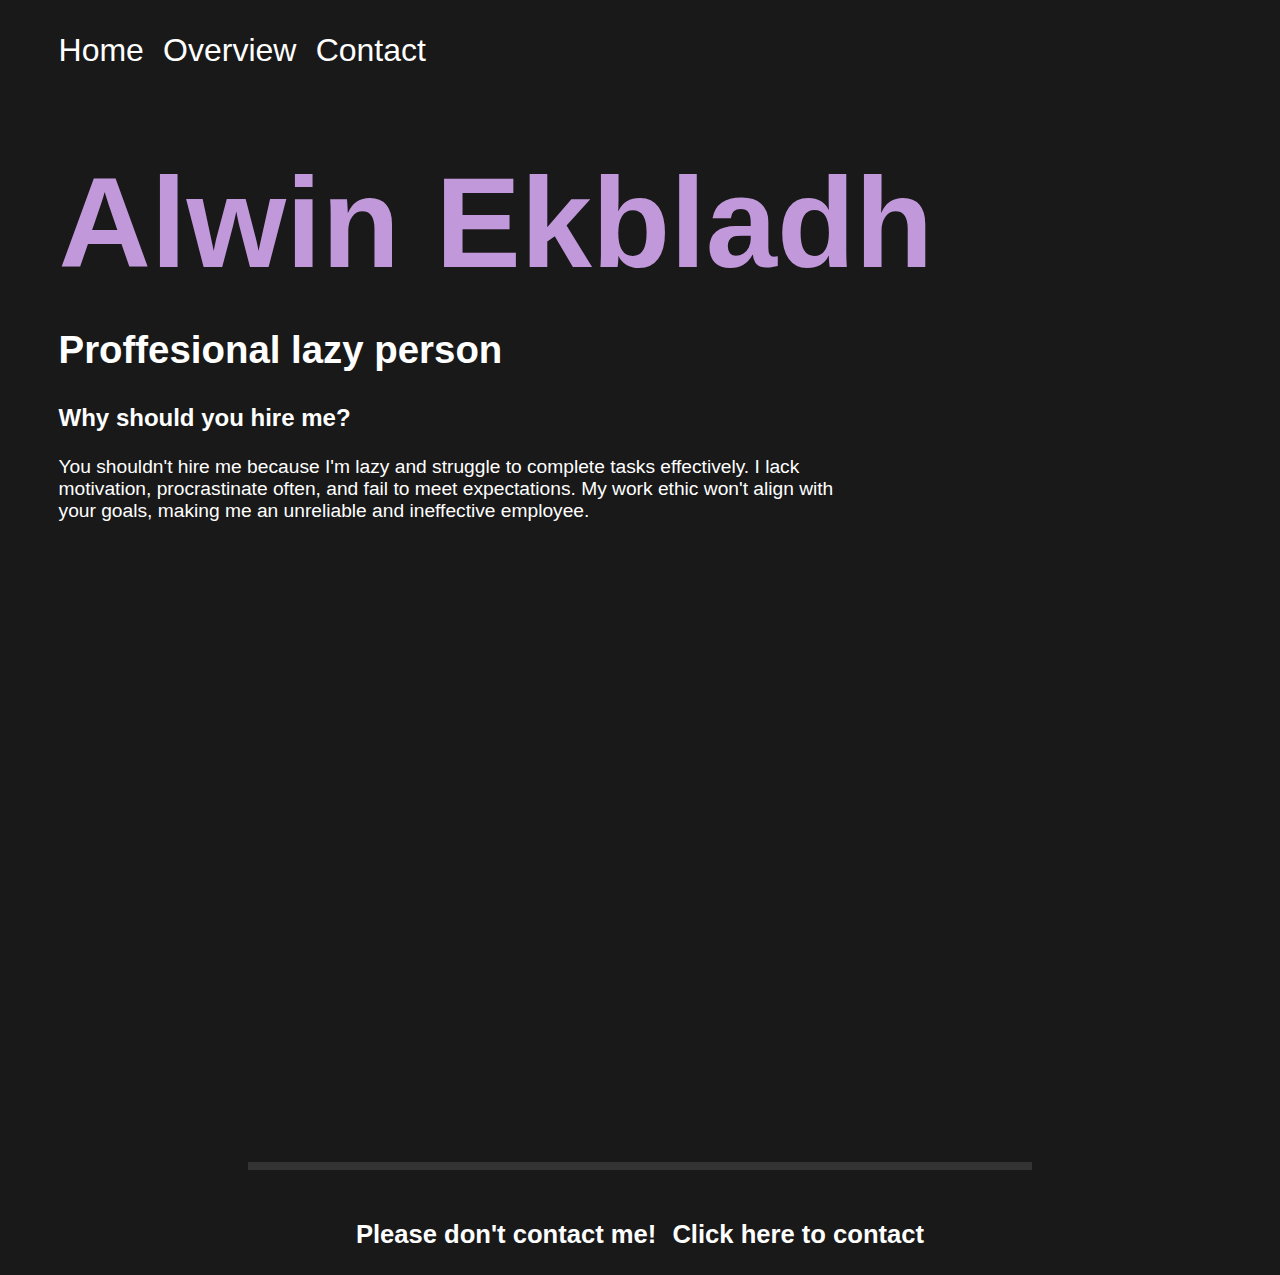
<file: index.html>
<!DOCTYPE html>
<html lang="en">
  <head>
    <meta charset="UTF-8" />
    <meta name="viewport" content="width=device-width, initial-scale=1.0" />
    <title>Alwin Ekbladh</title>
    <link rel="stylesheet" href="css/main.css" />
    <script src="JS\main.js" defer></script>
  </head>
  <body>
    <header>
      <nav>
        <ul class="navbar">
          <a href="index.html"><li class="hover-color">Home</li></a>
          <a href="overview-page.html"><li class="hover-color">Overview</li></a>
          <a href="contact-page.html"><li class="hover-color">Contact</li></a>
        </ul>
      </nav>
    </header>
    <main>
      <h1>Alwin Ekbladh</h1>
      <h2>Proffesional lazy person</h2>
      <h3>Why should you hire me?</h3>
      <p id="portfolio-description">
        You shouldn't hire me because I'm lazy and struggle to complete tasks
        effectively. I lack motivation, procrastinate often, and fail to meet
        expectations. My work ethic won't align with your goals, making me an
        unreliable and ineffective employee.
      </p>
    </main>
    <footer>
      <hr id="index-footer" />
      <ul id="footer">
        <li>Please don't contact me!</li>
        <a href="contact-page.html">
          <li class="hover-color">Click here to contact</li>
        </a>
      </ul>
    </footer>
  </body>
</html>
</file>
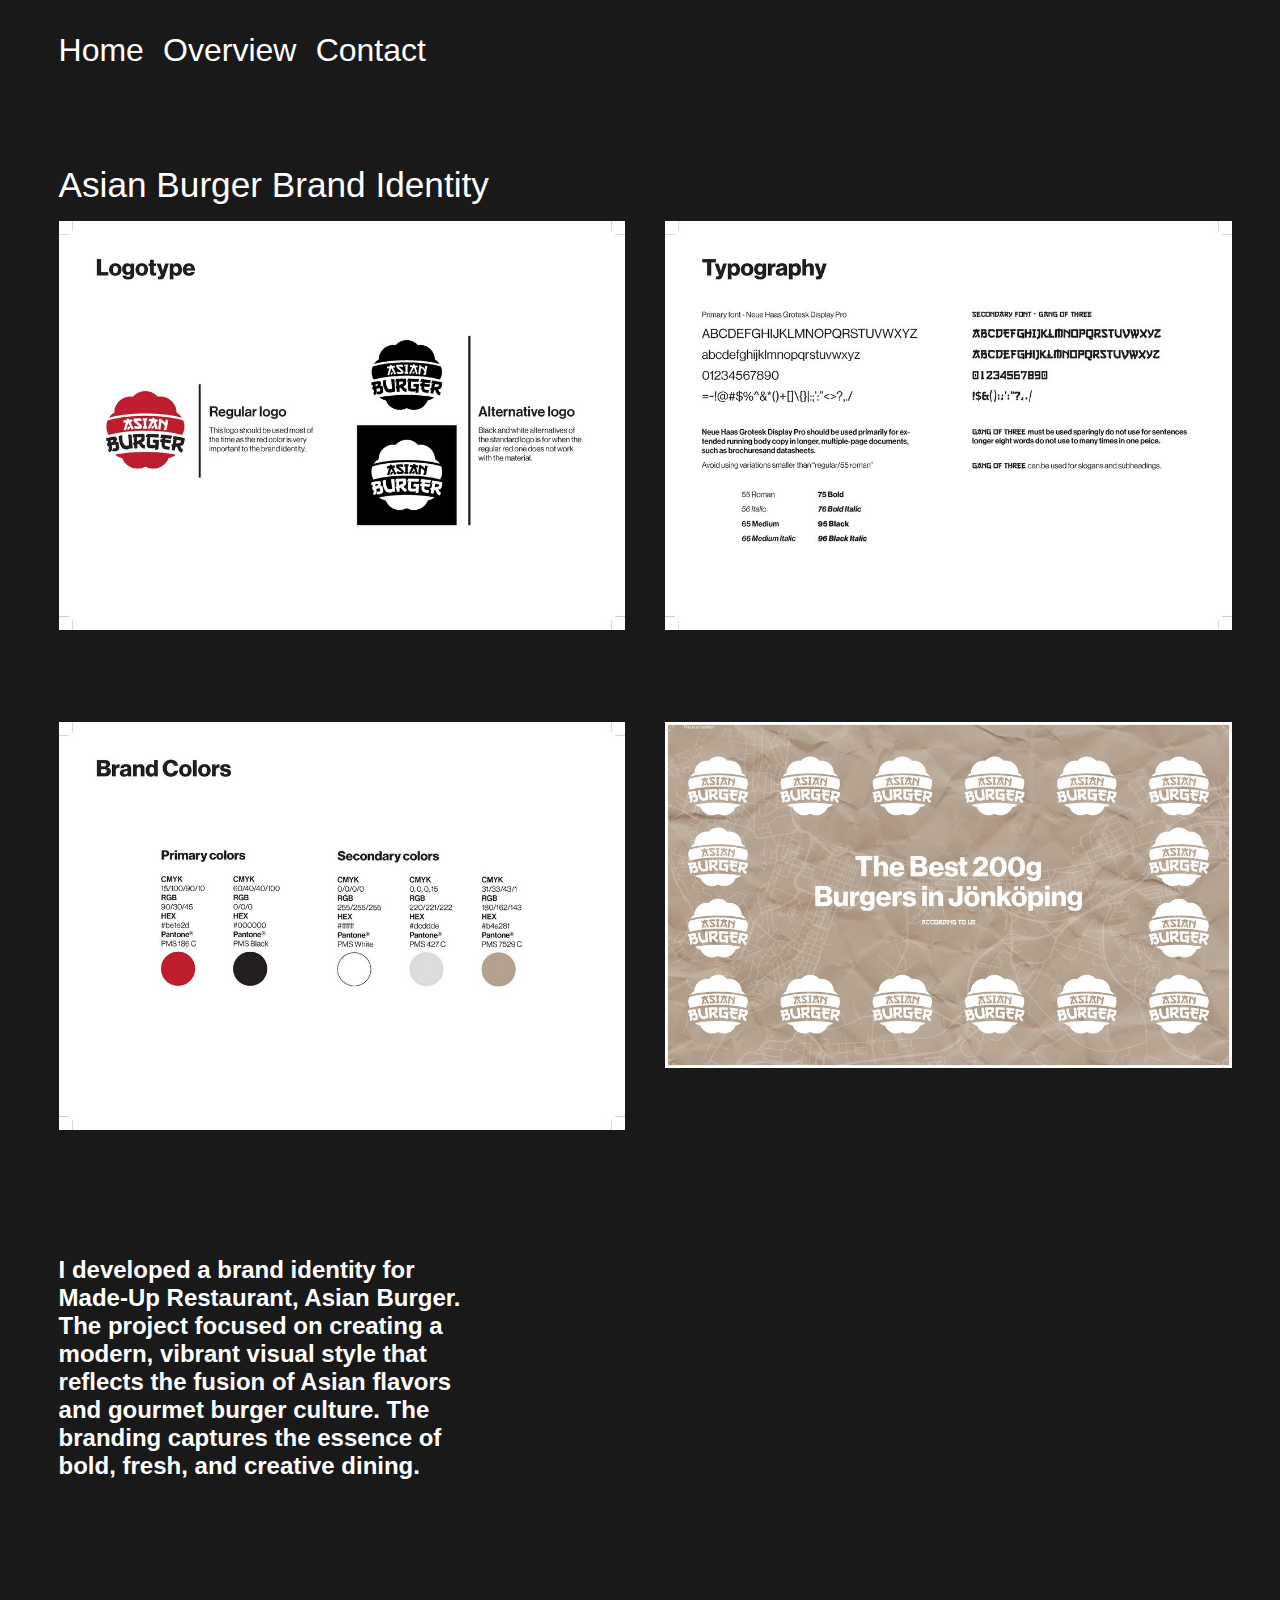
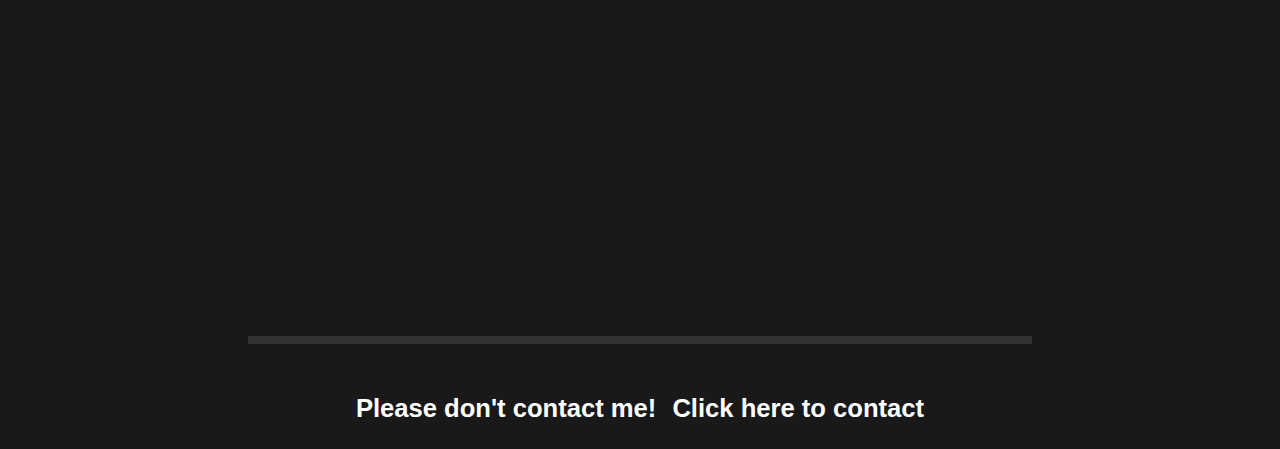
<file: detail-page.html>
<!DOCTYPE html>
<html lang="en">
  <head>
    <meta charset="UTF-8" />
    <meta name="viewport" content="width=device-width, initial-scale=1.0" />
    <title>Asian Burger Brand Identity</title>
    <link rel="stylesheet" href="css/main.css" />
    <script src="JS\main.js" defer></script>
  </head>
  <body>
    <header>
      <nav>
        <ul class="navbar">
          <a href="index.html"><li class="hover-color">Home</li></a>
          <a href="overview-page.html"><li class="hover-color">Overview</li></a>
          <a href="contact-page.html"><li class="hover-color">Contact</li></a>
        </ul>
      </nav>
    </header>
    <main>
      <section class="project-container">
        <figure>
            <figcaption>Asian Burger Brand Identity</figcaption>
            <img
              src="Images/Projects/ProjectImage-03.jpg"
              class="project-images"
              alt="Asian Burger Brand Identity 1"
            />
          </a>
        </figure>
        <figure>
          <figcaption class="invisible-caption">Asian Burger Brand Identity</figcaption>
            <img
              src="Images/Projects/ProjectImage-04.jpg"
              class="project-images"
              alt="Asian Burger Brand Identity 2"
            />
          </a>
        </figure>
        <figure>    
           <figcaption class="invisible-caption">Asian Burger Brand Identity</figcaption>
            <img
              src="Images/Projects/ProjectImage-05.jpg"
              class="project-images"
              alt="Asian Burger Brand Identity 3"
            />
          </a>
        </figure>
        <figure>   
          <figcaption class="invisible-caption">Asian Burger Brand Identity</figcaption>
            <img
              src="Images/Projects/ProjectImage-06.jpg"
              class="project-images"
              alt="Asian Burger Brand Identity 4"
            />
          </a>
        </figure>
        <h3 id="asian-burger-description">I developed a brand identity for Made-Up Restaurant, Asian Burger. The project focused on creating a modern, vibrant visual style that reflects the fusion of Asian flavors and gourmet burger culture. The branding captures the essence of bold, fresh, and creative dining.</h3>
      </section>
    </main>
    <footer>
      <hr id="detail-footer" />
      <ul id="footer">
        <li>Please don't contact me!</li>
        <a href="contact-page.html">
          <li class="hover-color">Click here to contact</li>
        </a>
      </ul>
    </footer>
  </body>
</html>
</file>
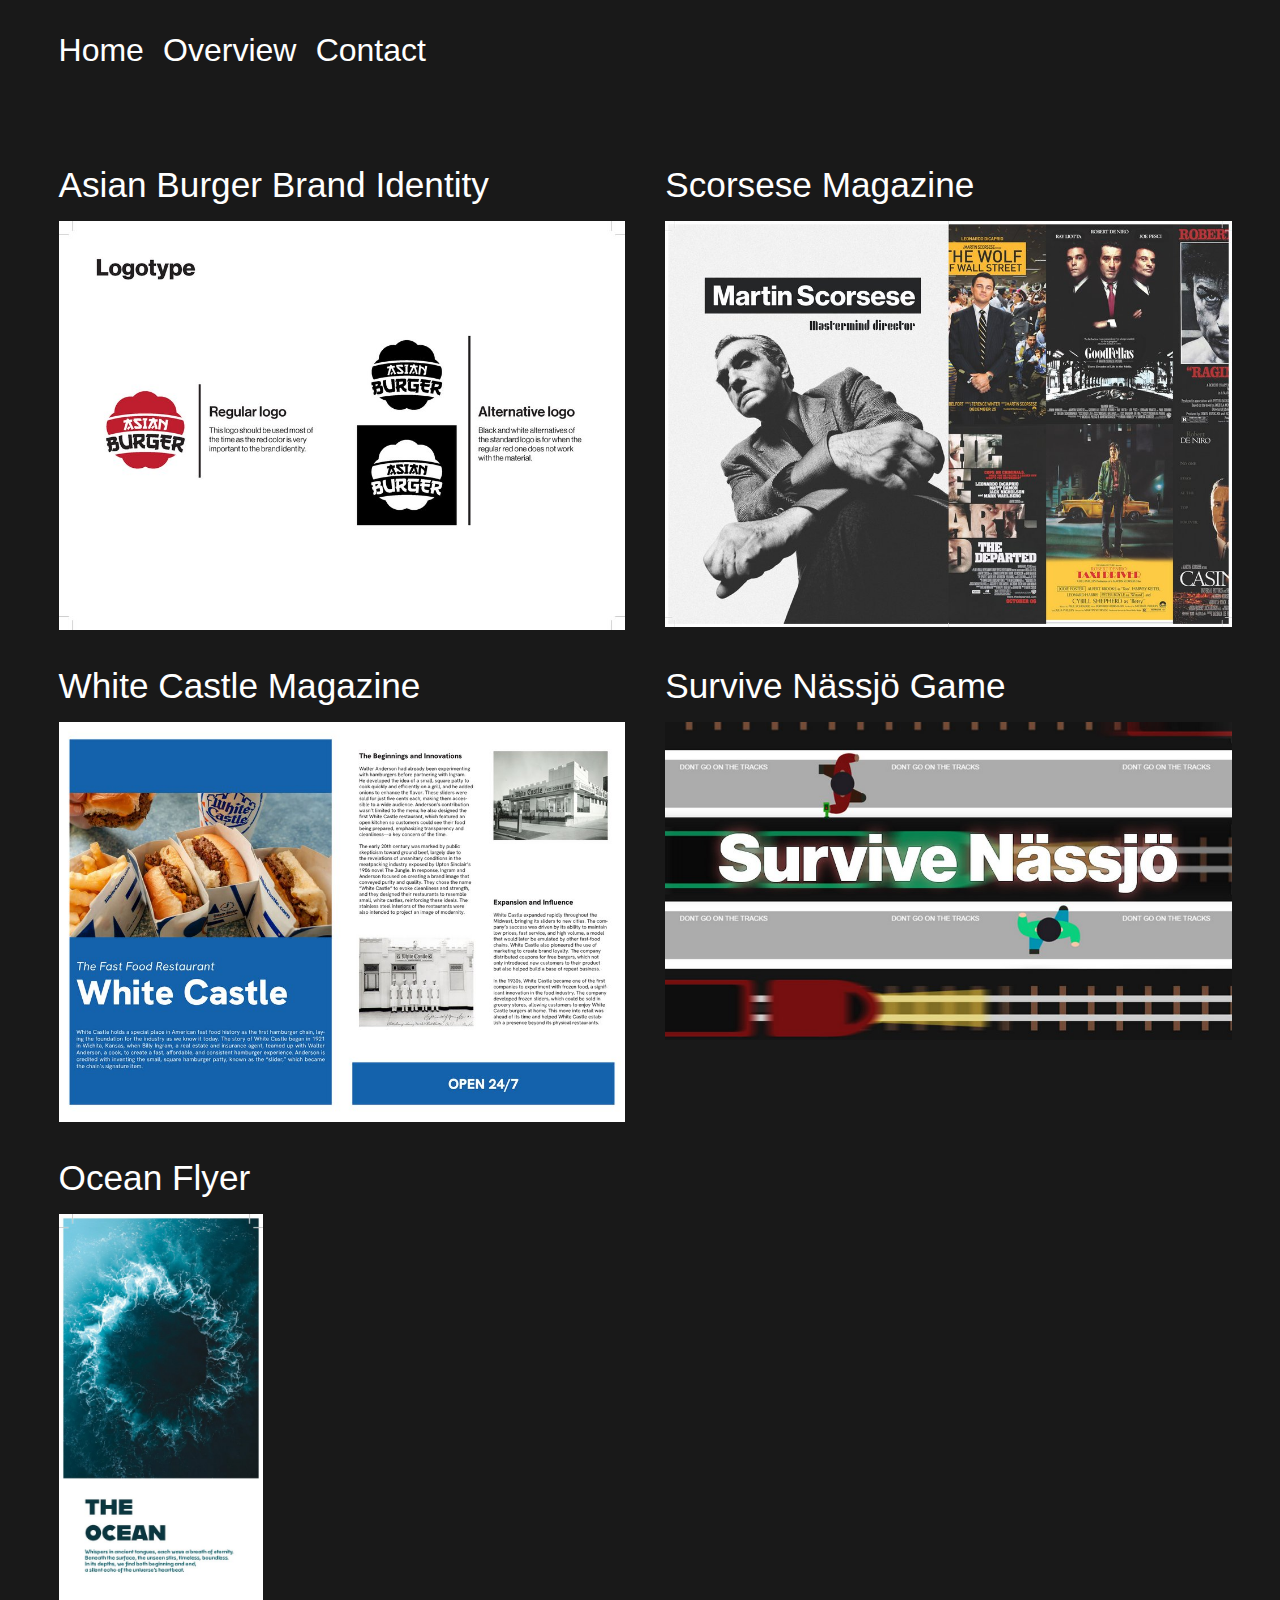
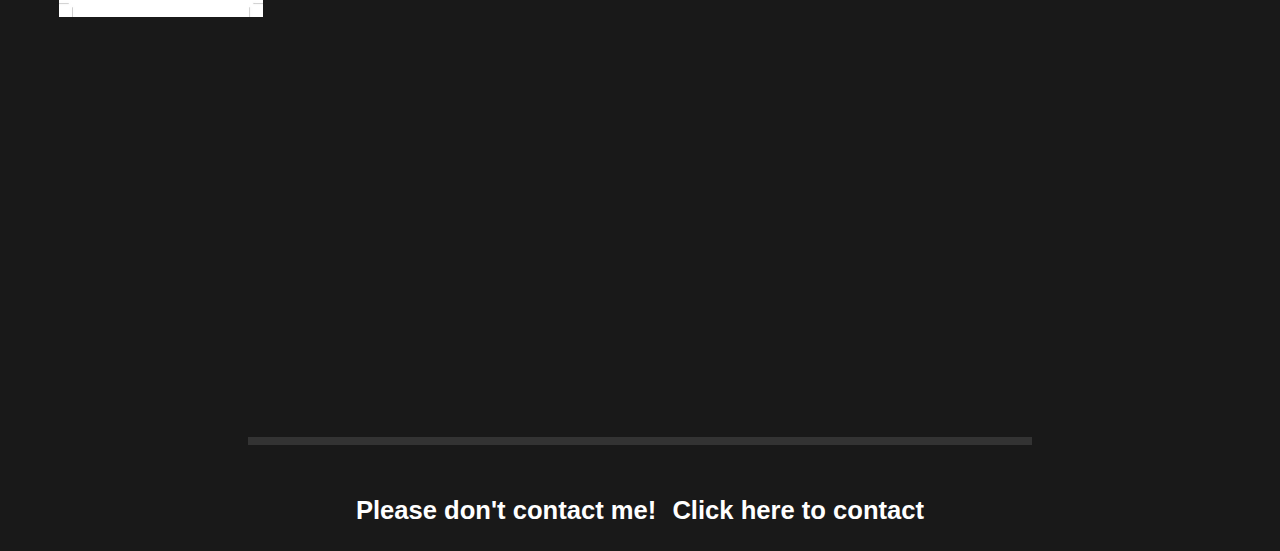
<file: overview-page.html>
<!DOCTYPE html>
<html lang="en">
  <head>
    <meta charset="UTF-8" />
    <meta name="viewport" content="width=device-width, initial-scale=1.0" />
    <title>Alwin Ekbladh Overview</title>
    <link rel="stylesheet" href="css/main.css" />
    <script src="JS\main.js" defer></script>
  </head>
  <body>
    <header>
      <nav>
        <ul class="navbar">
          <a href="index.html"><li class="hover-color">Home</li></a>
          <a href="overview-page.html"><li class="hover-color">Overview</li></a>
          <a href="contact-page.html"><li class="hover-color">Contact</li></a>
        </ul>
      </nav>
    </header>
    <main>
      <section class="project-container">
        <figure>
          <a href="detail-page.html">
            <figcaption class="hover-color">
              Asian Burger Brand Identity
            </figcaption>
            <img
              src="Images\Projects\ProjectImage-03.jpg"
              class="project-images"
              alt="Asian Burger Brand Identity 1"
            />
          </a>
        </figure>
        <figure>
          <figcaption>Scorsese Magazine</figcaption>
          <img
            src="Images\Projects\ProjectImage-01.jpg"
            class="project-images"
            alt="Scorsese Magazine Page 1"
          />
        </figure>
        <figure>
          <figcaption>White Castle Magazine</figcaption>
          <img
            src="Images\Projects\ProjectImage-08.jpg"
            class="project-images"
            alt="White Castle Magazine Page 1"
          />
        </figure>
        <figure>
          <figcaption>Survive Nässjö Game</figcaption>
          <img
            src="Images\Projects\ProjectImage-10.jpg"
            class="project-images"
            alt="Survive Nässjö Game Thumbnail"
          />
        </figure>
        <figure>
          <figcaption>Ocean Flyer</figcaption>
          <img
            src="Images\Projects\ProjectImage-07.jpg"
            id="tall-image"
            alt="Ocean Flyer"
          />
        </figure>
      </section>
    </main>
    <footer>
      <hr id="overview-footer" />
      <ul id="footer">
        <li>Please don't contact me!</li>
        <a href="contact-page.html">
          <li class="hover-color">Click here to contact</li>
        </a>
      </ul>
    </footer>
  </body>
</html>
</file>
<file: css/main.css>
* {
  font-family: sans-serif;
  color: white;
}

body {
  background-color: rgb(25, 25, 25);
}

a {
  color: rgb(255, 255, 255);
  text-decoration: none;
}

html {
  --site-color: rgb(193, 152, 218);
}

/* Header */

header {
  margin-left: 4%;
}

.navbar {
  margin-top: 2rem;
  display: flex;
  font-size: 2rem;
  display: flex;
  gap: 1.2rem;
}

h1 {
  color: var(--site-color);
  font-size: 10vw;
  margin: 0;
  margin-top: 5rem;
}

/* Main */

main {
  margin-left: 4%;
}

h2 {
  font-size: 3vw;
}

h3 {
  font-size: 1.5rem;
}

p {
  width: 50rem;
  font-size: 1.2rem;
}

li {
  list-style: none;
}

ul {
  padding-left: 0;
}

/* Footer */

hr {
  border: none;
  height: 0.5rem;
  color: #333;
  background-color: #333;
  margin-top: 10rem;
  margin-bottom: 4%;
  width: 62%;
}

#footer {
  display: flex;
  gap: 1rem;
  font-size: 1.6rem;
  font-weight: 600;
  justify-content: center;
  text-align: center;
}

#index-footer {
  margin-top: 40rem;
}

#overview-footer {
  margin-top: 25rem;
}

#detail-footer {
  margin-top: 27rem;
}

/* Contact */

#message-box {
  height: 14rem;
  width: 40rem;
  background-color: rgb(25, 25, 25);
  border-radius: 12px;
}

#form-div {
  margin-top: 7rem;
}

input {
  color: black;
  background-color: rgb(25, 25, 25);
  color: white;
  border-radius: 12px;
  height: 2rem;
  font-size: 1.3rem;
}

/* Images */

section {
  margin-top: 5rem;
}

.project-container {
  display: grid;
  grid-template-columns: repeat(3, 1fr);
}

figure {
  margin-left: 0;
}

figcaption {
  font-size: 2.2rem;
  margin-bottom: 1rem;
}

.invisible-caption {
  visibility: hidden;
}

.project-images {
  width: 100%;
}

#tall-image {
  width: 36%;
}

#asian-burger-description {
  margin-top: 6.6rem;
  width: 18em;
}

/* Responsive Layout */

@media screen and (max-width: 1600px) {
  .project-container {
    grid-template-columns: repeat(2, 1fr);
  }
}

@media screen and (max-width: 1200px) {
  .project-container {
    grid-template-columns: repeat(1, 1fr);
  }
  .invisible-caption {
    font-size: 0em;
  }
}

@media screen and (max-width: 880px) {
  #footer {
    display: flex;
    flex-direction: column;
    align-items: center;
    gap: 2.1rem;
  }
}

@media screen and (max-width: 450px) {
  .navbar {
    display: flex;
    flex-direction: column;
    gap: 0.6rem;
  }
}

@media screen and (max-width: 730px) {
  #message-box {
    width: calc(93%);
  }
}

@media screen and (max-width: 302px) {
  #email-box {
    width: calc(92%);
  }
}

@media screen and (max-width: 850px) {
  #portfolio-description {
    width: 25rem;
  }
}
@media screen and (max-width: 430px) {
  #portfolio-description {
    width: auto;
  }
}

@media screen and (max-width: 584px) {
  h1 {
    font-size: 3.65rem;
  }
  h2 {
    font-size: 1.1rem;
  }
}

/* Animation */

.hover-color:hover {
  animation-name: hover-change-size-and-rotate;
  color: var(--site-color);
  transition: color 0.4s ease;
  animation-duration: 1.7s;
  animation-iteration-count: infinite;
}

@keyframes hover-change-size-and-rotate {
  0% {
    transform: rotate(0deg) scale(1);
  }
  33% {
    transform: rotate(1deg) scale(1.05);
  }
  66% {
    transform: rotate(-1deg) scale(1.05);
  }
  100% {
    transform: rotate(0deg) scale(1);
  }
}
</file>
